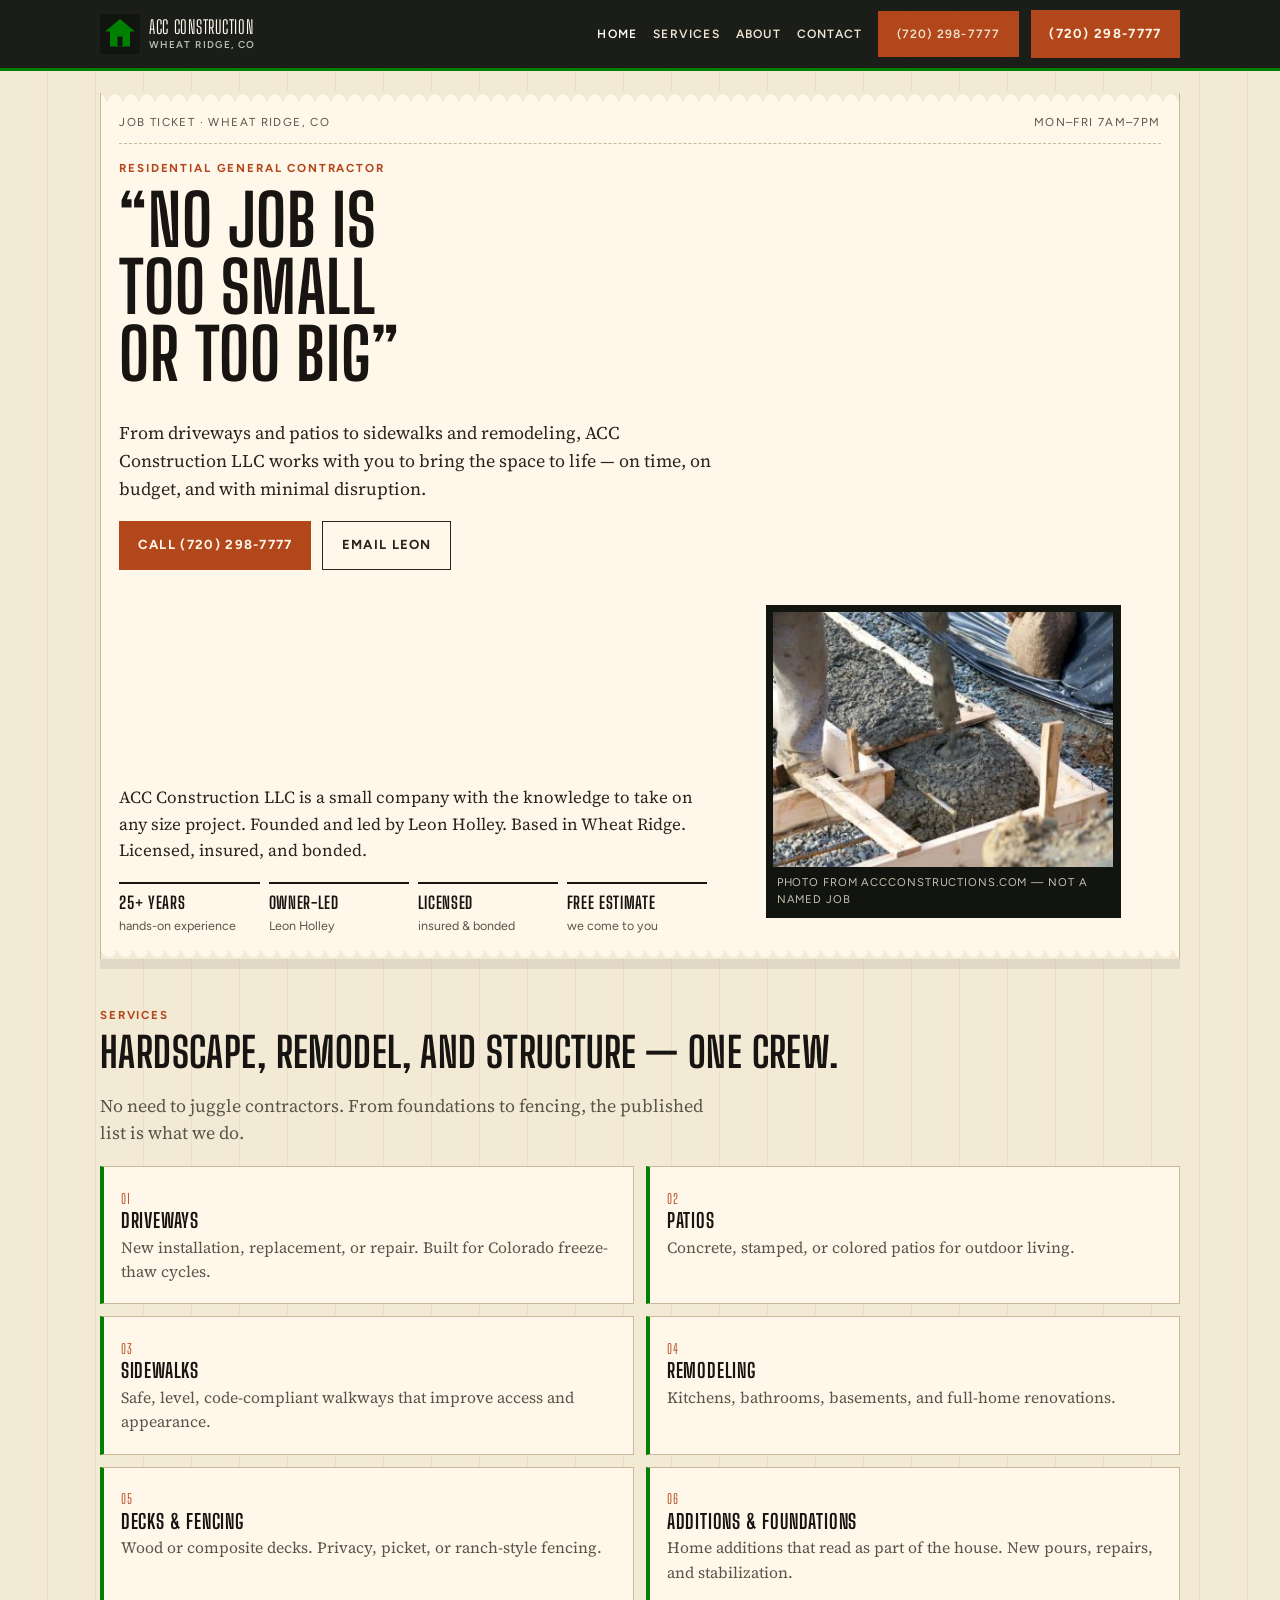
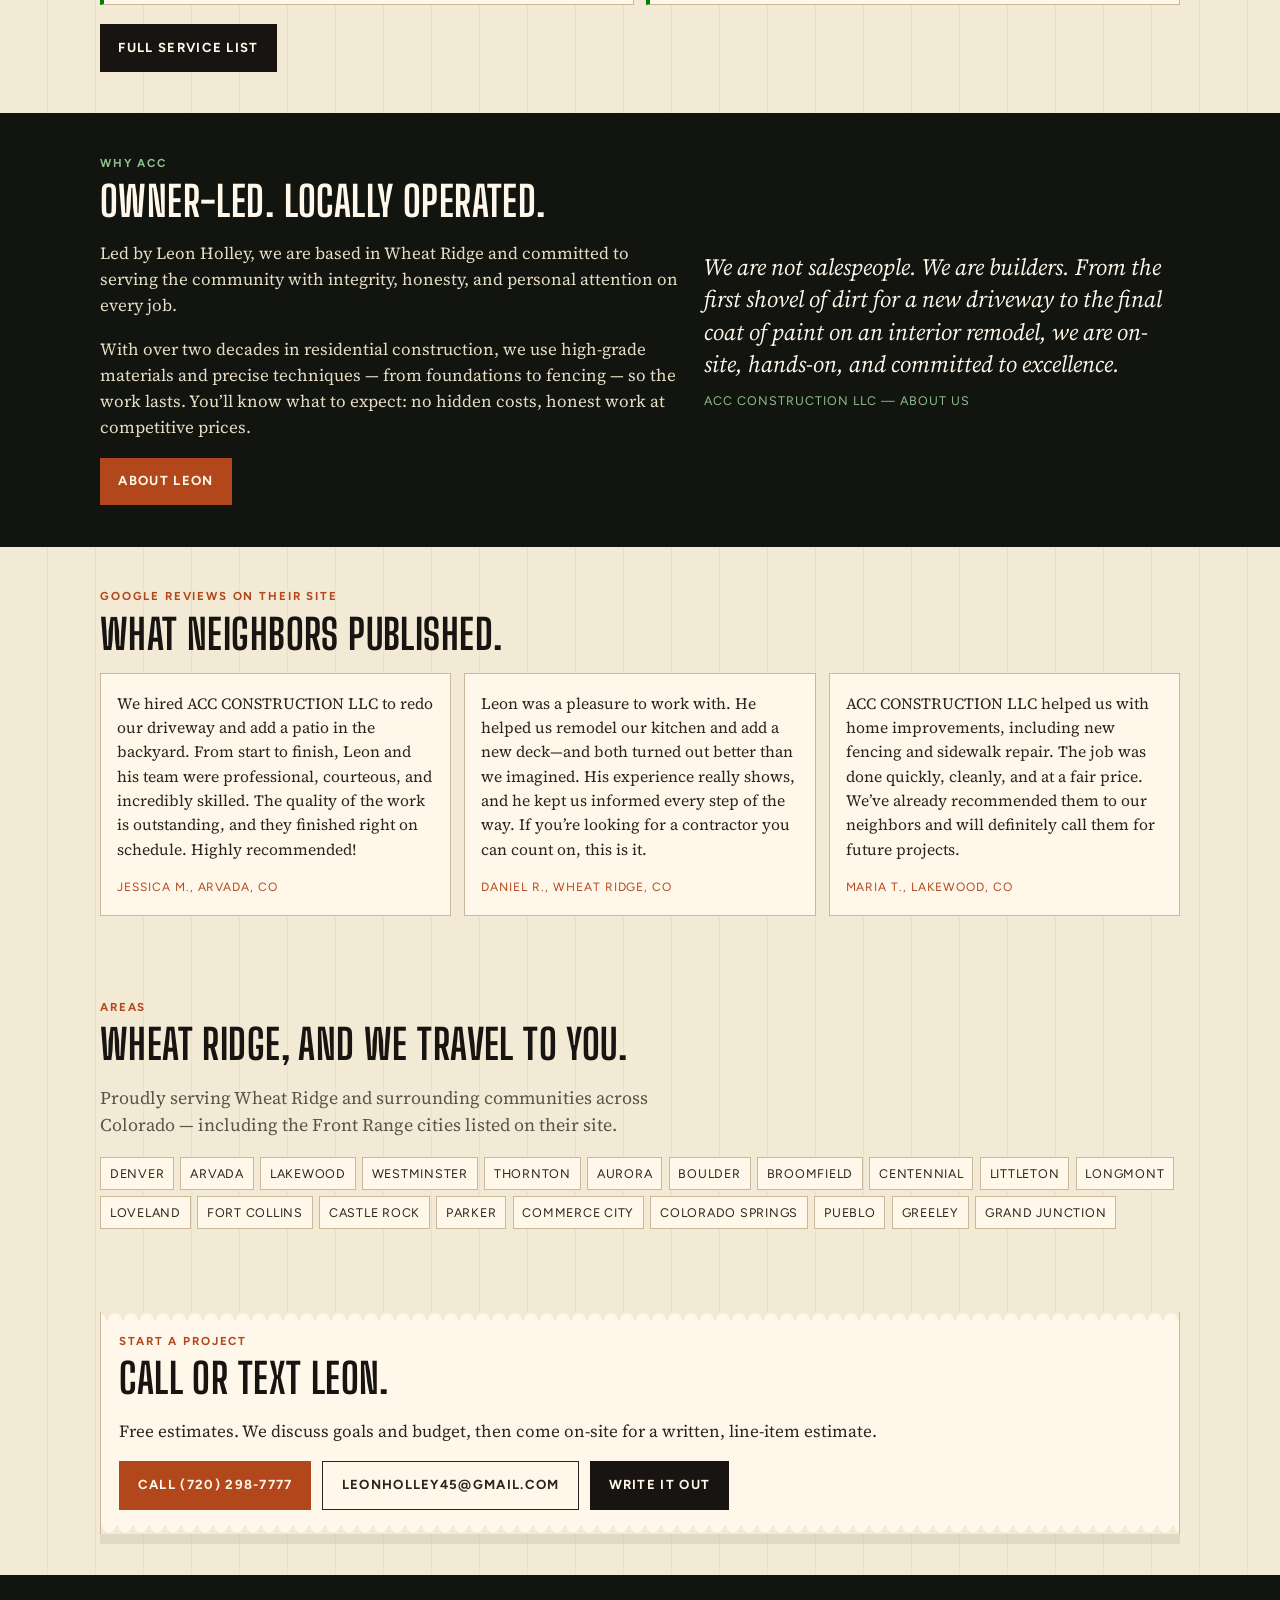
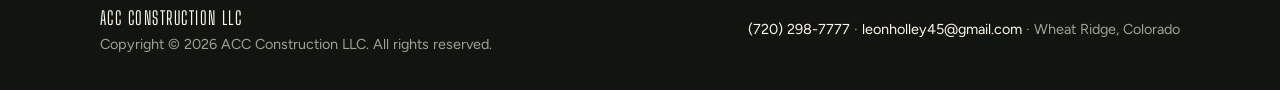
<file: index.html>
<!DOCTYPE html>
<html lang="en">
<head>
  <meta charset="utf-8">
  <meta name="viewport" content="width=device-width, initial-scale=1">
  <title>ACC Construction LLC | Wheat Ridge residential general contractor</title>
  <meta name="description" content="Leon Holley, owner. Driveways, patios, sidewalks, remodeling, decks, fencing, additions, foundations. Wheat Ridge, CO. (720) 298-7777.">
  <link rel="icon" href="assets/favicon.png" type="image/png">
  <link rel="apple-touch-icon" href="assets/apple-touch.png">
  <meta name="theme-color" content="#121410">
  <link rel="preconnect" href="https://fonts.googleapis.com">
  <link rel="preconnect" href="https://fonts.gstatic.com" crossorigin>
  <link href="https://fonts.googleapis.com/css2?family=Big+Shoulders+Display:wght@700;800&family=Figtree:wght@400;600;700&family=Source+Serif+4:ital,wght@0,400;0,600;1,400&display=swap" rel="stylesheet">
  <link rel="stylesheet" href="assets/styles.css">
  <script type="application/ld+json">
{"@context":"https://schema.org","@type":"GeneralContractor","name":"ACC Construction LLC","image":"assets/pour.jpg","telephone":"+17202987777","email":"leonholley45@gmail.com","url":"https://accconstructions.com/","address":{"@type":"PostalAddress","addressLocality":"Wheat Ridge","addressRegion":"CO","addressCountry":"US"},"openingHours":"Mo-Fr 07:00-19:00","founder":{"@type":"Person","name":"Leon Holley"},"areaServed":["Wheat Ridge, Colorado","Colorado Front Range"],"description":"Owner-led residential general contractor in Wheat Ridge, Colorado. Driveways, patios, sidewalks, remodeling, decks, fencing, additions, and foundations. Licensed, insured, and bonded."}
</script>
</head>
<body>
  <a class="skip" href="#main">Skip to content</a>
  <header class="site-header">
    <div class="wrap header-inner">
      <a class="logo" href="index.html">
        <img src="assets/mark.svg" alt="">
        <span class="logo-word">ACC Construction<span>Wheat Ridge, CO</span></span>
      </a>
      <button class="menu-toggle" type="button" aria-expanded="false" aria-label="Open menu"><span></span></button>
      <nav class="nav" aria-label="Primary">
        <a href="index.html" aria-current="page">Home</a>
        <a href="services.html">Services</a>
        <a href="about.html">About</a>
        <a href="contact.html">Contact</a>
        <a class="btn btn-clay" href="tel:+17202987777">(720) 298-7777</a>
      </nav>
      <a class="btn btn-clay header-cta" href="tel:+17202987777">(720) 298-7777</a>
    </div>
  </header>

  <main id="main">
    <section class="hero">
      <div class="wrap">
        <div class="ticket">
          <div class="ticket-head">
            <span>Job ticket · Wheat Ridge, CO</span>
            <span>Mon–Fri 7am–7pm</span>
          </div>
          <p class="eyebrow">Residential general contractor</p>
          <h1>“No Job is too small or too big”</h1>
          <p class="lede">From driveways and patios to sidewalks and remodeling, ACC Construction LLC works with you to bring the space to life — on time, on budget, and with minimal disruption.</p>
          <div class="hero-actions">
            <a class="btn btn-clay" href="tel:+17202987777">Call (720) 298-7777</a>
            <a class="btn btn-ghost" href="mailto:leonholley45@gmail.com">Email Leon</a>
          </div>
          <div class="hero-grid">
            <div>
              <p>ACC Construction LLC is a small company with the knowledge to take on any size project. Founded and led by Leon Holley. Based in Wheat Ridge. Licensed, insured, and bonded.</p>
              <div class="meta-row">
                <div><strong>25+ years</strong> hands-on experience</div>
                <div><strong>Owner-led</strong> Leon Holley</div>
                <div><strong>Licensed</strong> insured &amp; bonded</div>
                <div><strong>Free estimate</strong> we come to you</div>
              </div>
            </div>
            <figure class="photo-frame">
              <img src="assets/pour.jpg" alt="Wet concrete poured into wood forms with rebar — photo published on the ACC Construction site">
              <figcaption>Photo from accconstructions.com — not a named job</figcaption>
            </figure>
          </div>
        </div>
      </div>
    </section>

    <section>
      <div class="wrap">
        <p class="kicker">Services</p>
        <h2>Hardscape, remodel, and structure — one crew.</h2>
        <p class="lede">No need to juggle contractors. From foundations to fencing, the published list is what we do.</p>
        <div class="cards two" style="margin-top:1.2rem">
          <article class="service"><span class="num">01</span><h3>Driveways</h3><p>New installation, replacement, or repair. Built for Colorado freeze-thaw cycles.</p></article>
          <article class="service"><span class="num">02</span><h3>Patios</h3><p>Concrete, stamped, or colored patios for outdoor living.</p></article>
          <article class="service"><span class="num">03</span><h3>Sidewalks</h3><p>Safe, level, code-compliant walkways that improve access and appearance.</p></article>
          <article class="service"><span class="num">04</span><h3>Remodeling</h3><p>Kitchens, bathrooms, basements, and full-home renovations.</p></article>
          <article class="service"><span class="num">05</span><h3>Decks &amp; fencing</h3><p>Wood or composite decks. Privacy, picket, or ranch-style fencing.</p></article>
          <article class="service"><span class="num">06</span><h3>Additions &amp; foundations</h3><p>Home additions that read as part of the house. New pours, repairs, and stabilization.</p></article>
        </div>
        <p class="actions" style="margin-top:1.2rem"><a class="btn btn-ink" href="services.html">Full service list</a></p>
      </div>
    </section>

    <section class="band-pine">
      <div class="wrap split">
        <div>
          <p class="kicker">Why ACC</p>
          <h2>Owner-led. Locally operated.</h2>
          <p>Led by Leon Holley, we are based in Wheat Ridge and committed to serving the community with integrity, honesty, and personal attention on every job.</p>
          <p>With over two decades in residential construction, we use high-grade materials and precise techniques — from foundations to fencing — so the work lasts. You’ll know what to expect: no hidden costs, honest work at competitive prices.</p>
          <p class="actions"><a class="btn btn-clay" href="about.html">About Leon</a></p>
        </div>
        <blockquote class="quote">
          We are not salespeople. We are builders. From the first shovel of dirt for a new driveway to the final coat of paint on an interior remodel, we are on-site, hands-on, and committed to excellence.
          <cite>ACC Construction LLC — About Us</cite>
        </blockquote>
      </div>
    </section>

    <section>
      <div class="wrap">
        <p class="kicker">Google reviews on their site</p>
        <h2>What neighbors published.</h2>
        <div class="reviews" style="margin-top:1.1rem">
          <article class="review">
            <p>We hired ACC CONSTRUCTION LLC to redo our driveway and add a patio in the backyard. From start to finish, Leon and his team were professional, courteous, and incredibly skilled. The quality of the work is outstanding, and they finished right on schedule. Highly recommended!</p>
            <cite>Jessica M., Arvada, CO</cite>
          </article>
          <article class="review">
            <p>Leon was a pleasure to work with. He helped us remodel our kitchen and add a new deck—and both turned out better than we imagined. His experience really shows, and he kept us informed every step of the way. If you’re looking for a contractor you can count on, this is it.</p>
            <cite>Daniel R., Wheat Ridge, CO</cite>
          </article>
          <article class="review">
            <p>ACC CONSTRUCTION LLC helped us with home improvements, including new fencing and sidewalk repair. The job was done quickly, cleanly, and at a fair price. We’ve already recommended them to our neighbors and will definitely call them for future projects.</p>
            <cite>Maria T., Lakewood, CO</cite>
          </article>
        </div>
      </div>
    </section>

    <section>
      <div class="wrap">
        <p class="kicker">Areas</p>
        <h2>Wheat Ridge, and we travel to you.</h2>
        <p class="lede">Proudly serving Wheat Ridge and surrounding communities across Colorado — including the Front Range cities listed on their site.</p>
        <ul class="cities" style="margin-top:1rem">
          <li>Denver</li><li>Arvada</li><li>Lakewood</li><li>Westminster</li><li>Thornton</li>
          <li>Aurora</li><li>Boulder</li><li>Broomfield</li><li>Centennial</li><li>Littleton</li>
          <li>Longmont</li><li>Loveland</li><li>Fort Collins</li><li>Castle Rock</li><li>Parker</li>
          <li>Commerce City</li><li>Colorado Springs</li><li>Pueblo</li><li>Greeley</li><li>Grand Junction</li>
        </ul>
      </div>
    </section>

    <section>
      <div class="wrap ticket">
        <p class="kicker">Start a project</p>
        <h2>Call or text Leon.</h2>
        <p>Free estimates. We discuss goals and budget, then come on-site for a written, line-item estimate.</p>
        <p class="actions">
          <a class="btn btn-clay" href="tel:+17202987777">Call (720) 298-7777</a>
          <a class="btn btn-ghost" href="mailto:leonholley45@gmail.com">leonholley45@gmail.com</a>
          <a class="btn btn-ink" href="contact.html">Write it out</a>
        </p>
      </div>
    </section>
  </main>

  <footer class="site-footer">
    <div class="wrap footer-inner">
      <div>
        <div class="footer-brand">ACC Construction LLC</div>
        <p>Copyright © 2026 ACC Construction LLC. All rights reserved.</p>
      </div>
      <p>
        <a href="tel:+17202987777">(720) 298-7777</a> ·
        <a href="mailto:leonholley45@gmail.com">leonholley45@gmail.com</a> ·
        Wheat Ridge, Colorado
      </p>
    </div>
  </footer>
  <nav class="dock" aria-label="Quick contact">
    <a href="tel:+17202987777">Call (720) 298-7777</a>
    <a href="mailto:leonholley45@gmail.com">Email Leon</a>
  </nav>
  <script src="assets/site.js"></script>
</body>
</html>
</file>
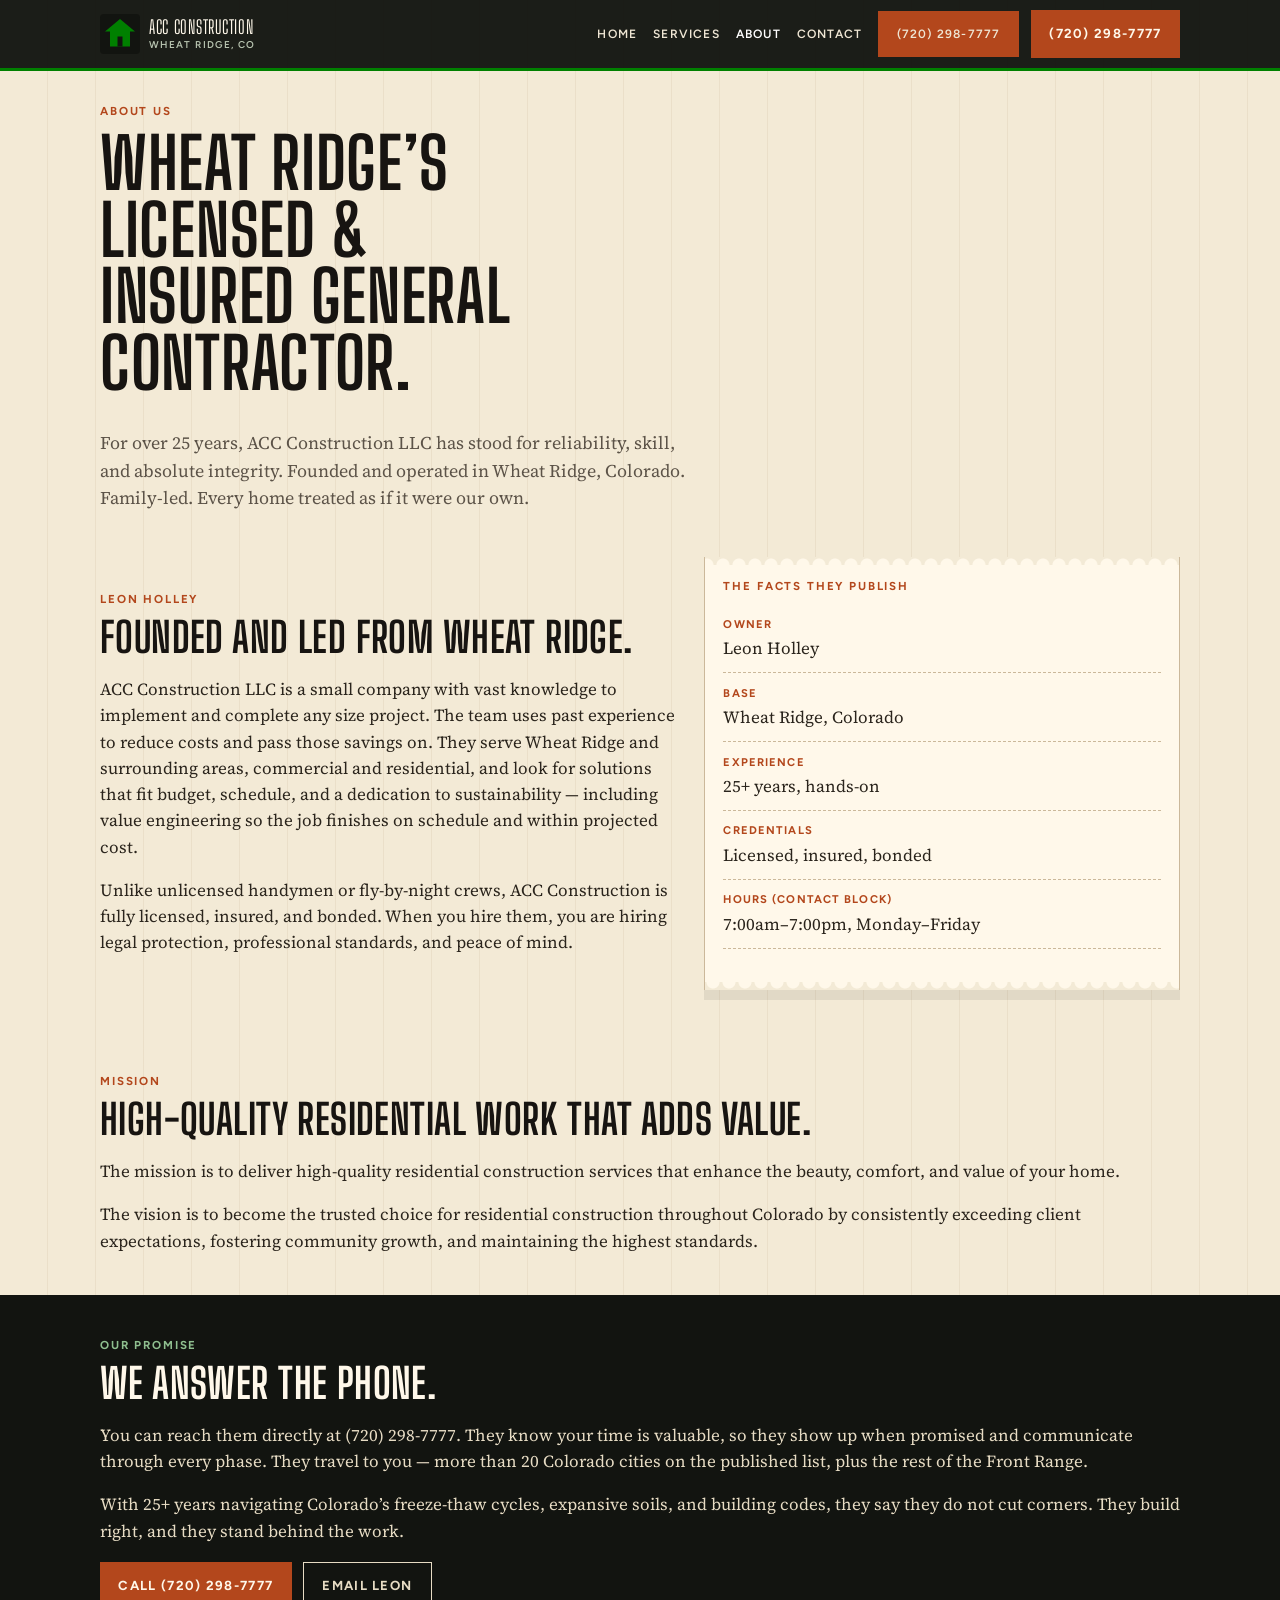
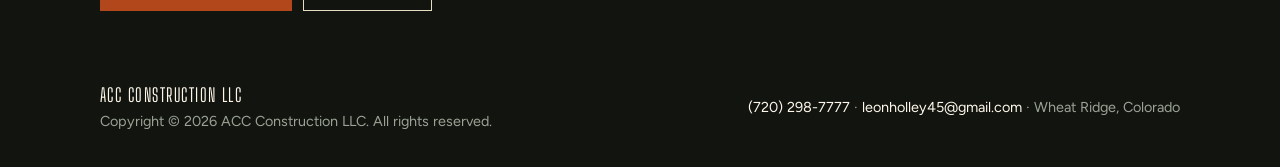
<file: about.html>
<!DOCTYPE html>
<html lang="en">
<head>
  <meta charset="utf-8">
  <meta name="viewport" content="width=device-width, initial-scale=1">
  <title>About Leon Holley | ACC Construction LLC</title>
  <meta name="description" content="Owner-led, family-led residential general contractor in Wheat Ridge. 25+ years. Licensed, insured, bonded.">
  <link rel="icon" href="assets/favicon.png" type="image/png">
  <link rel="apple-touch-icon" href="assets/apple-touch.png">
  <meta name="theme-color" content="#121410">
  <link rel="preconnect" href="https://fonts.googleapis.com">
  <link rel="preconnect" href="https://fonts.gstatic.com" crossorigin>
  <link href="https://fonts.googleapis.com/css2?family=Big+Shoulders+Display:wght@700;800&family=Figtree:wght@400;600;700&family=Source+Serif+4:ital,wght@0,400;0,600;1,400&display=swap" rel="stylesheet">
  <link rel="stylesheet" href="assets/styles.css">
</head>
<body>
  <a class="skip" href="#main">Skip to content</a>
  <header class="site-header">
    <div class="wrap header-inner">
      <a class="logo" href="index.html">
        <img src="assets/mark.svg" alt="">
        <span class="logo-word">ACC Construction<span>Wheat Ridge, CO</span></span>
      </a>
      <button class="menu-toggle" type="button" aria-expanded="false" aria-label="Open menu"><span></span></button>
      <nav class="nav" aria-label="Primary">
        <a href="index.html">Home</a>
        <a href="services.html">Services</a>
        <a href="about.html" aria-current="page">About</a>
        <a href="contact.html">Contact</a>
        <a class="btn btn-clay" href="tel:+17202987777">(720) 298-7777</a>
      </nav>
      <a class="btn btn-clay header-cta" href="tel:+17202987777">(720) 298-7777</a>
    </div>
  </header>

  <main id="main">
    <section class="page-hero">
      <div class="wrap">
        <p class="eyebrow">About us</p>
        <h1>Wheat Ridge’s licensed &amp; insured general contractor.</h1>
        <p class="lede">For over 25 years, ACC Construction LLC has stood for reliability, skill, and absolute integrity. Founded and operated in Wheat Ridge, Colorado. Family-led. Every home treated as if it were our own.</p>
      </div>
    </section>

    <section>
      <div class="wrap split">
        <div>
          <p class="kicker">Leon Holley</p>
          <h2>Founded and led from Wheat Ridge.</h2>
          <p>ACC Construction LLC is a small company with vast knowledge to implement and complete any size project. The team uses past experience to reduce costs and pass those savings on. They serve Wheat Ridge and surrounding areas, commercial and residential, and look for solutions that fit budget, schedule, and a dedication to sustainability — including value engineering so the job finishes on schedule and within projected cost.</p>
          <p>Unlike unlicensed handymen or fly-by-night crews, ACC Construction is fully licensed, insured, and bonded. When you hire them, you are hiring legal protection, professional standards, and peace of mind.</p>
        </div>
        <div class="ticket">
          <p class="kicker">The facts they publish</p>
          <ul class="contact-list">
            <li><span>Owner</span>Leon Holley</li>
            <li><span>Base</span>Wheat Ridge, Colorado</li>
            <li><span>Experience</span>25+ years, hands-on</li>
            <li><span>Credentials</span>Licensed, insured, bonded</li>
            <li><span>Hours (contact block)</span>7:00am–7:00pm, Monday–Friday</li>
          </ul>
        </div>
      </div>
    </section>

    <section>
      <div class="wrap">
        <p class="kicker">Mission</p>
        <h2>High-quality residential work that adds value.</h2>
        <p>The mission is to deliver high-quality residential construction services that enhance the beauty, comfort, and value of your home.</p>
        <p>The vision is to become the trusted choice for residential construction throughout Colorado by consistently exceeding client expectations, fostering community growth, and maintaining the highest standards.</p>
      </div>
    </section>

    <section class="band-pine">
      <div class="wrap">
        <p class="kicker">Our promise</p>
        <h2>We answer the phone.</h2>
        <p>You can reach them directly at (720) 298-7777. They know your time is valuable, so they show up when promised and communicate through every phase. They travel to you — more than 20 Colorado cities on the published list, plus the rest of the Front Range.</p>
        <p>With 25+ years navigating Colorado’s freeze-thaw cycles, expansive soils, and building codes, they say they do not cut corners. They build right, and they stand behind the work.</p>
        <p class="actions" style="margin-top:1.1rem">
          <a class="btn btn-clay" href="tel:+17202987777">Call (720) 298-7777</a>
          <a class="btn btn-ghost" href="mailto:leonholley45@gmail.com">Email Leon</a>
        </p>
      </div>
    </section>
  </main>

  <footer class="site-footer">
    <div class="wrap footer-inner">
      <div>
        <div class="footer-brand">ACC Construction LLC</div>
        <p>Copyright © 2026 ACC Construction LLC. All rights reserved.</p>
      </div>
      <p>
        <a href="tel:+17202987777">(720) 298-7777</a> ·
        <a href="mailto:leonholley45@gmail.com">leonholley45@gmail.com</a> ·
        Wheat Ridge, Colorado
      </p>
    </div>
  </footer>
  <nav class="dock" aria-label="Quick contact">
    <a href="tel:+17202987777">Call (720) 298-7777</a>
    <a href="mailto:leonholley45@gmail.com">Email Leon</a>
  </nav>
  <script src="assets/site.js"></script>
</body>
</html>
</file>
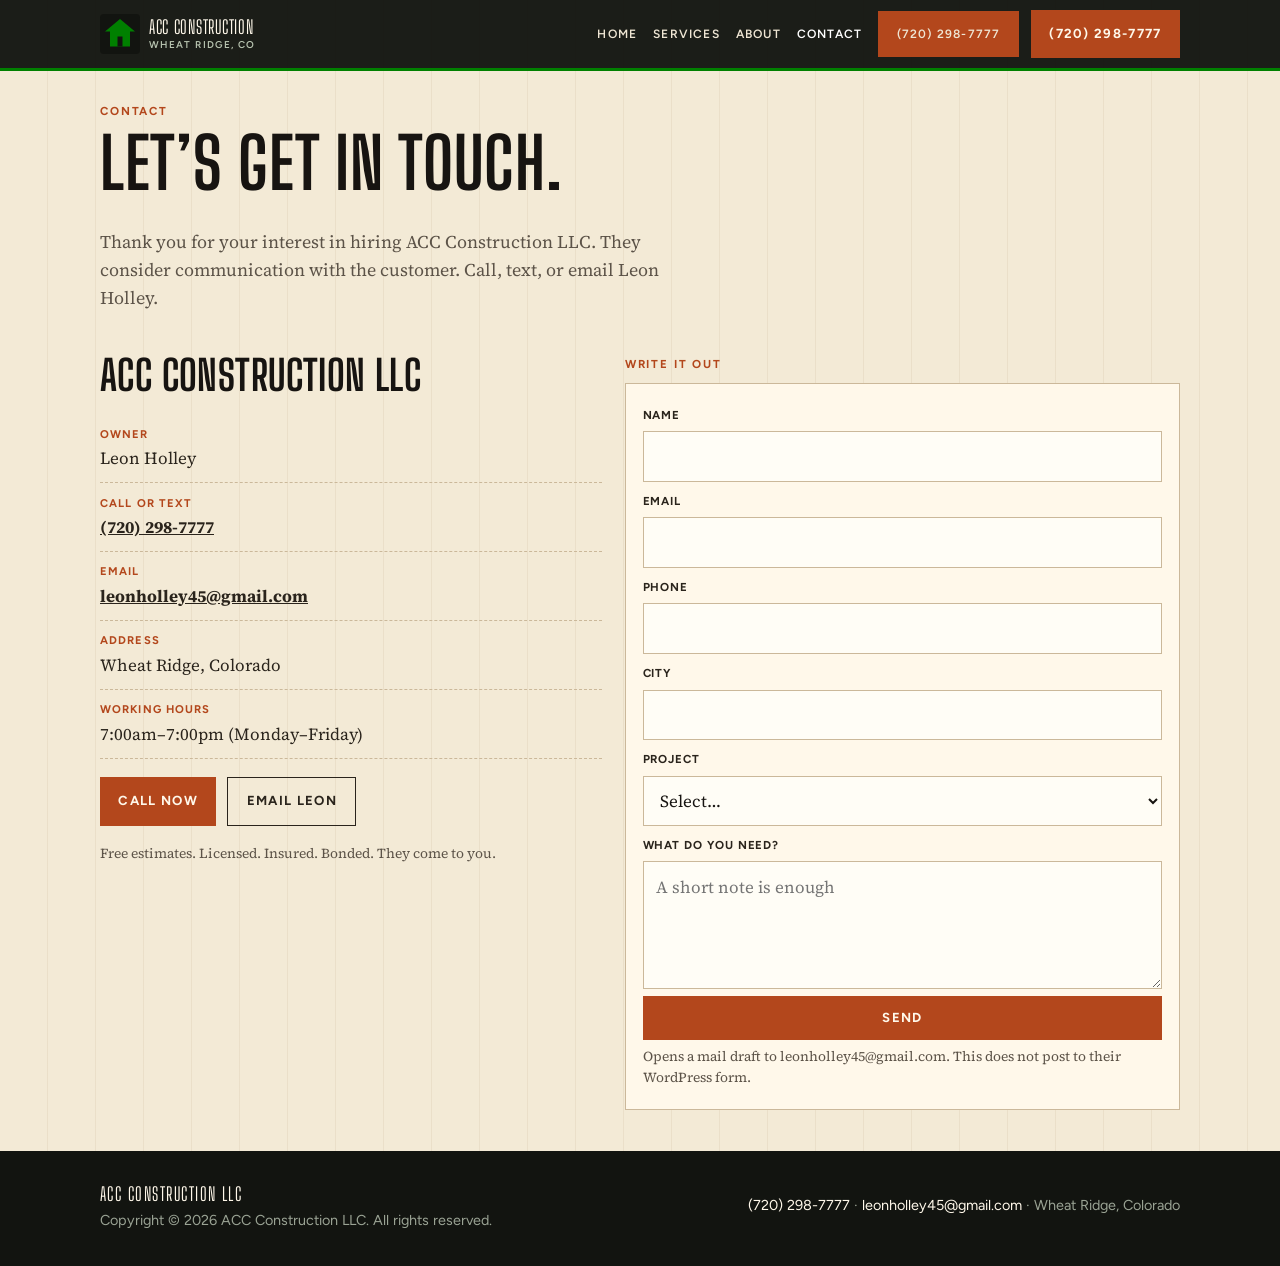
<file: contact.html>
<!DOCTYPE html>
<html lang="en">
<head>
  <meta charset="utf-8">
  <meta name="viewport" content="width=device-width, initial-scale=1">
  <title>Contact | ACC Construction LLC — Wheat Ridge</title>
  <meta name="description" content="Call or text (720) 298-7777. Email leonholley45@gmail.com. Wheat Ridge, Colorado. Monday–Friday 7am–7pm.">
  <link rel="icon" href="assets/favicon.png" type="image/png">
  <link rel="apple-touch-icon" href="assets/apple-touch.png">
  <meta name="theme-color" content="#121410">
  <link rel="preconnect" href="https://fonts.googleapis.com">
  <link rel="preconnect" href="https://fonts.gstatic.com" crossorigin>
  <link href="https://fonts.googleapis.com/css2?family=Big+Shoulders+Display:wght@700;800&family=Figtree:wght@400;600;700&family=Source+Serif+4:ital,wght@0,400;0,600;1,400&display=swap" rel="stylesheet">
  <link rel="stylesheet" href="assets/styles.css">
</head>
<body>
  <a class="skip" href="#main">Skip to content</a>
  <header class="site-header">
    <div class="wrap header-inner">
      <a class="logo" href="index.html">
        <img src="assets/mark.svg" alt="">
        <span class="logo-word">ACC Construction<span>Wheat Ridge, CO</span></span>
      </a>
      <button class="menu-toggle" type="button" aria-expanded="false" aria-label="Open menu"><span></span></button>
      <nav class="nav" aria-label="Primary">
        <a href="index.html">Home</a>
        <a href="services.html">Services</a>
        <a href="about.html">About</a>
        <a href="contact.html" aria-current="page">Contact</a>
        <a class="btn btn-clay" href="tel:+17202987777">(720) 298-7777</a>
      </nav>
      <a class="btn btn-clay header-cta" href="tel:+17202987777">(720) 298-7777</a>
    </div>
  </header>

  <main id="main">
    <section class="page-hero">
      <div class="wrap">
        <p class="eyebrow">Contact</p>
        <h1>Let’s get in touch.</h1>
        <p class="lede">Thank you for your interest in hiring ACC Construction LLC. They consider communication with the customer. Call, text, or email Leon Holley.</p>
      </div>
    </section>

    <section>
      <div class="wrap contact-grid">
        <div>
          <h2>ACC Construction LLC</h2>
          <ul class="contact-list">
            <li><span>Owner</span>Leon Holley</li>
            <li><span>Call or text</span><a href="tel:+17202987777">(720) 298-7777</a></li>
            <li><span>Email</span><a href="mailto:leonholley45@gmail.com">leonholley45@gmail.com</a></li>
            <li><span>Address</span>Wheat Ridge, Colorado</li>
            <li><span>Working hours</span>7:00am–7:00pm (Monday–Friday)</li>
          </ul>
          <p class="actions">
            <a class="btn btn-clay" href="tel:+17202987777">Call now</a>
            <a class="btn btn-ghost" href="mailto:leonholley45@gmail.com">Email Leon</a>
          </p>
          <p class="note" style="margin-top:1rem">Free estimates. Licensed. Insured. Bonded. They come to you.</p>
        </div>
        <div>
          <p class="kicker">Write it out</p>
          <form data-quote-form>
            <label for="name">Name</label>
            <input id="name" name="name" autocomplete="name">
            <label for="email">Email</label>
            <input id="email" name="email" type="email" required autocomplete="email">
            <label for="phone">Phone</label>
            <input id="phone" name="phone" type="tel" autocomplete="tel">
            <label for="city">City</label>
            <input id="city" name="city" autocomplete="address-level2">
            <label for="project">Project</label>
            <select id="project" name="project">
              <option value="">Select…</option>
              <option>Driveway</option>
              <option>Patio</option>
              <option>Sidewalk</option>
              <option>Remodeling</option>
              <option>Deck</option>
              <option>Fencing</option>
              <option>Addition</option>
              <option>Foundation</option>
              <option>Home improvement</option>
              <option>Other</option>
            </select>
            <label for="message">What do you need?</label>
            <textarea id="message" name="message" placeholder="A short note is enough"></textarea>
            <button class="btn btn-clay" type="submit">Send</button>
            <p class="note">Opens a mail draft to leonholley45@gmail.com. This does not post to their WordPress form.</p>
          </form>
        </div>
      </div>
    </section>
  </main>

  <footer class="site-footer">
    <div class="wrap footer-inner">
      <div>
        <div class="footer-brand">ACC Construction LLC</div>
        <p>Copyright © 2026 ACC Construction LLC. All rights reserved.</p>
      </div>
      <p>
        <a href="tel:+17202987777">(720) 298-7777</a> ·
        <a href="mailto:leonholley45@gmail.com">leonholley45@gmail.com</a> ·
        Wheat Ridge, Colorado
      </p>
    </div>
  </footer>
  <nav class="dock" aria-label="Quick contact">
    <a href="tel:+17202987777">Call (720) 298-7777</a>
    <a href="mailto:leonholley45@gmail.com">Email Leon</a>
  </nav>
  <script src="assets/site.js"></script>
</body>
</html>
</file>
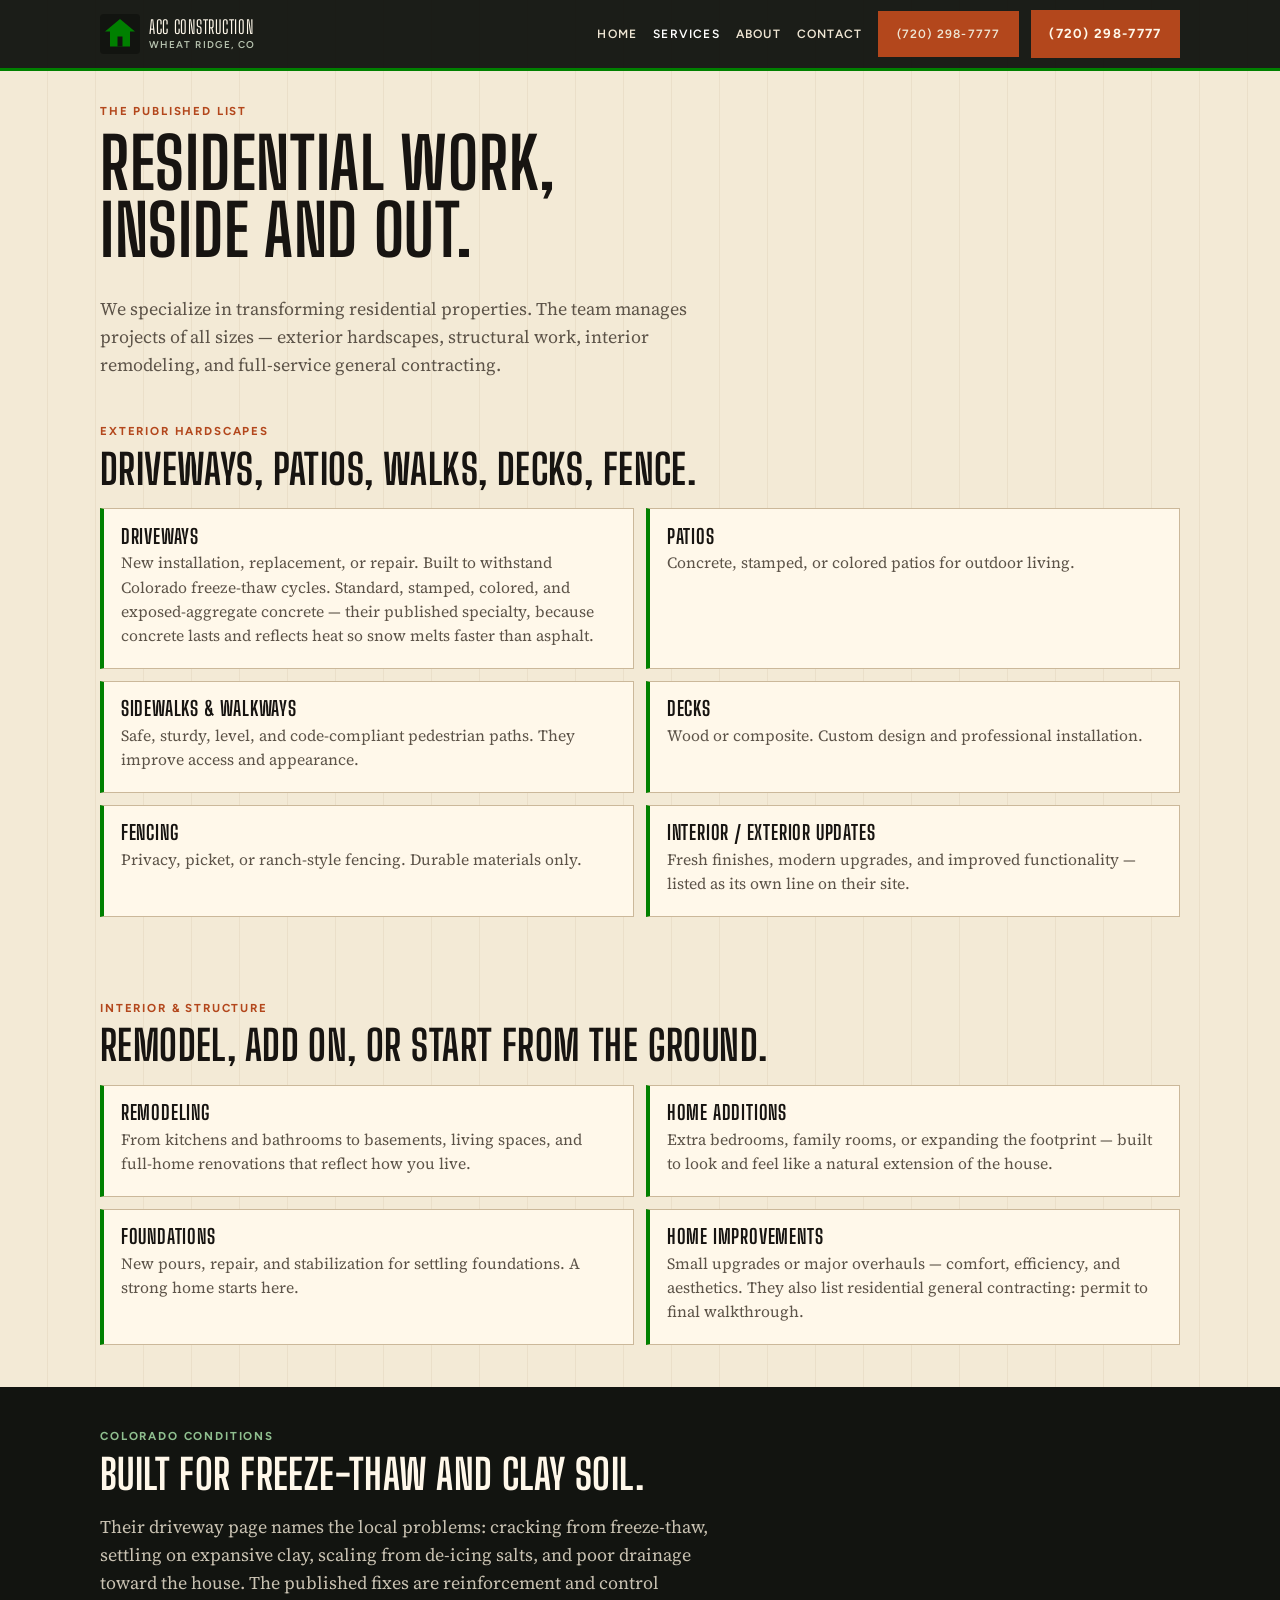
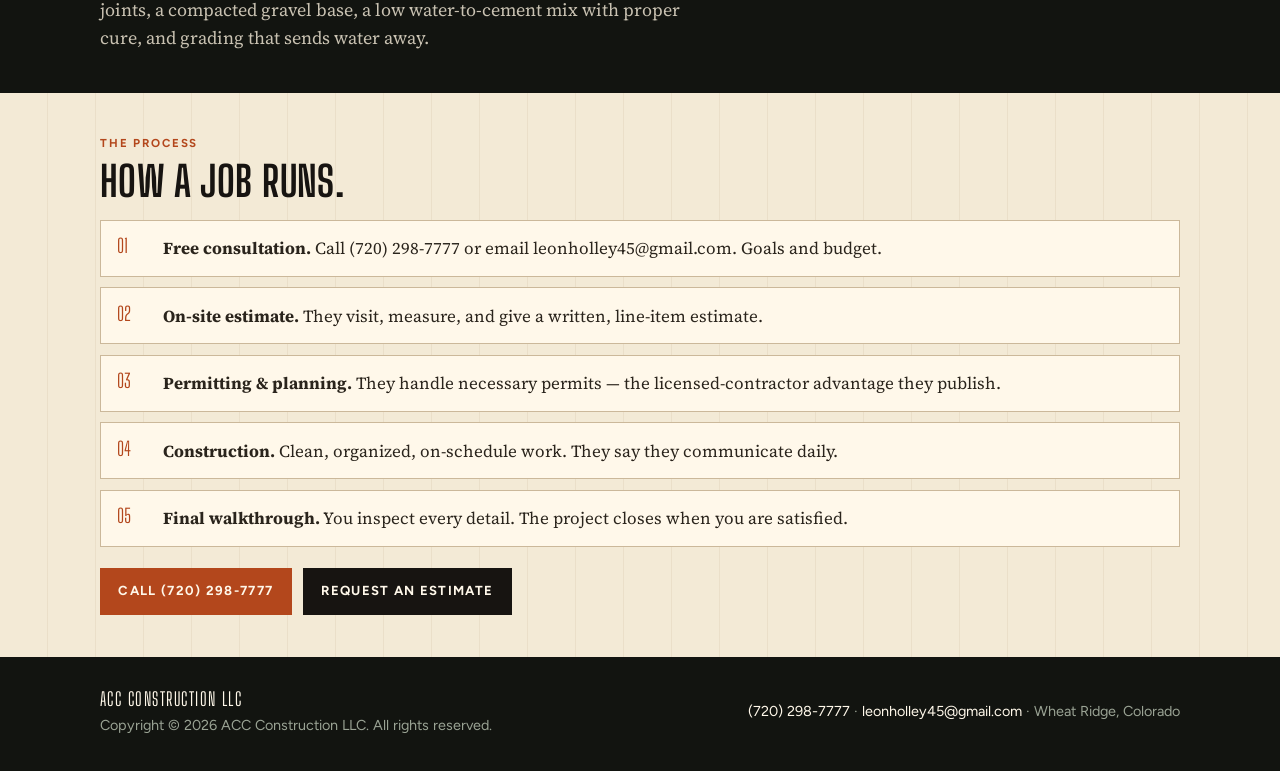
<file: services.html>
<!DOCTYPE html>
<html lang="en">
<head>
  <meta charset="utf-8">
  <meta name="viewport" content="width=device-width, initial-scale=1">
  <title>Services | ACC Construction LLC</title>
  <meta name="description" content="Driveways, patios, sidewalks, remodeling, decks, fencing, additions, foundations, and home improvements. Wheat Ridge, CO.">
  <link rel="icon" href="assets/favicon.png" type="image/png">
  <link rel="apple-touch-icon" href="assets/apple-touch.png">
  <meta name="theme-color" content="#121410">
  <link rel="preconnect" href="https://fonts.googleapis.com">
  <link rel="preconnect" href="https://fonts.gstatic.com" crossorigin>
  <link href="https://fonts.googleapis.com/css2?family=Big+Shoulders+Display:wght@700;800&family=Figtree:wght@400;600;700&family=Source+Serif+4:ital,wght@0,400;0,600;1,400&display=swap" rel="stylesheet">
  <link rel="stylesheet" href="assets/styles.css">
</head>
<body>
  <a class="skip" href="#main">Skip to content</a>
  <header class="site-header">
    <div class="wrap header-inner">
      <a class="logo" href="index.html">
        <img src="assets/mark.svg" alt="">
        <span class="logo-word">ACC Construction<span>Wheat Ridge, CO</span></span>
      </a>
      <button class="menu-toggle" type="button" aria-expanded="false" aria-label="Open menu"><span></span></button>
      <nav class="nav" aria-label="Primary">
        <a href="index.html">Home</a>
        <a href="services.html" aria-current="page">Services</a>
        <a href="about.html">About</a>
        <a href="contact.html">Contact</a>
        <a class="btn btn-clay" href="tel:+17202987777">(720) 298-7777</a>
      </nav>
      <a class="btn btn-clay header-cta" href="tel:+17202987777">(720) 298-7777</a>
    </div>
  </header>

  <main id="main">
    <section class="page-hero">
      <div class="wrap">
        <p class="eyebrow">The published list</p>
        <h1>Residential work, inside and out.</h1>
        <p class="lede">We specialize in transforming residential properties. The team manages projects of all sizes — exterior hardscapes, structural work, interior remodeling, and full-service general contracting.</p>
      </div>
    </section>

    <section>
      <div class="wrap">
        <p class="kicker">Exterior hardscapes</p>
        <h2>Driveways, patios, walks, decks, fence.</h2>
        <div class="cards two" style="margin-top:1.1rem">
          <article class="service">
            <h3>Driveways</h3>
            <p>New installation, replacement, or repair. Built to withstand Colorado freeze-thaw cycles. Standard, stamped, colored, and exposed-aggregate concrete — their published specialty, because concrete lasts and reflects heat so snow melts faster than asphalt.</p>
          </article>
          <article class="service">
            <h3>Patios</h3>
            <p>Concrete, stamped, or colored patios for outdoor living.</p>
          </article>
          <article class="service">
            <h3>Sidewalks &amp; walkways</h3>
            <p>Safe, sturdy, level, and code-compliant pedestrian paths. They improve access and appearance.</p>
          </article>
          <article class="service">
            <h3>Decks</h3>
            <p>Wood or composite. Custom design and professional installation.</p>
          </article>
          <article class="service">
            <h3>Fencing</h3>
            <p>Privacy, picket, or ranch-style fencing. Durable materials only.</p>
          </article>
          <article class="service">
            <h3>Interior / exterior updates</h3>
            <p>Fresh finishes, modern upgrades, and improved functionality — listed as its own line on their site.</p>
          </article>
        </div>
      </div>
    </section>

    <section>
      <div class="wrap">
        <p class="kicker">Interior &amp; structure</p>
        <h2>Remodel, add on, or start from the ground.</h2>
        <div class="cards two" style="margin-top:1.1rem">
          <article class="service">
            <h3>Remodeling</h3>
            <p>From kitchens and bathrooms to basements, living spaces, and full-home renovations that reflect how you live.</p>
          </article>
          <article class="service">
            <h3>Home additions</h3>
            <p>Extra bedrooms, family rooms, or expanding the footprint — built to look and feel like a natural extension of the house.</p>
          </article>
          <article class="service">
            <h3>Foundations</h3>
            <p>New pours, repair, and stabilization for settling foundations. A strong home starts here.</p>
          </article>
          <article class="service">
            <h3>Home improvements</h3>
            <p>Small upgrades or major overhauls — comfort, efficiency, and aesthetics. They also list residential general contracting: permit to final walkthrough.</p>
          </article>
        </div>
      </div>
    </section>

    <section class="band-pine">
      <div class="wrap">
        <p class="kicker">Colorado conditions</p>
        <h2>Built for freeze-thaw and clay soil.</h2>
        <p class="lede">Their driveway page names the local problems: cracking from freeze-thaw, settling on expansive clay, scaling from de-icing salts, and poor drainage toward the house. The published fixes are reinforcement and control joints, a compacted gravel base, a low water-to-cement mix with proper cure, and grading that sends water away.</p>
      </div>
    </section>

    <section>
      <div class="wrap">
        <p class="kicker">The process</p>
        <h2>How a job runs.</h2>
        <ol class="process" style="margin-top:1rem">
          <li><div><strong>Free consultation.</strong> Call (720) 298-7777 or email leonholley45@gmail.com. Goals and budget.</div></li>
          <li><div><strong>On-site estimate.</strong> They visit, measure, and give a written, line-item estimate.</div></li>
          <li><div><strong>Permitting &amp; planning.</strong> They handle necessary permits — the licensed-contractor advantage they publish.</div></li>
          <li><div><strong>Construction.</strong> Clean, organized, on-schedule work. They say they communicate daily.</div></li>
          <li><div><strong>Final walkthrough.</strong> You inspect every detail. The project closes when you are satisfied.</div></li>
        </ol>
        <p class="actions" style="margin-top:1.3rem">
          <a class="btn btn-clay" href="tel:+17202987777">Call (720) 298-7777</a>
          <a class="btn btn-ink" href="contact.html">Request an estimate</a>
        </p>
      </div>
    </section>
  </main>

  <footer class="site-footer">
    <div class="wrap footer-inner">
      <div>
        <div class="footer-brand">ACC Construction LLC</div>
        <p>Copyright © 2026 ACC Construction LLC. All rights reserved.</p>
      </div>
      <p>
        <a href="tel:+17202987777">(720) 298-7777</a> ·
        <a href="mailto:leonholley45@gmail.com">leonholley45@gmail.com</a> ·
        Wheat Ridge, Colorado
      </p>
    </div>
  </footer>
  <nav class="dock" aria-label="Quick contact">
    <a href="tel:+17202987777">Call (720) 298-7777</a>
    <a href="mailto:leonholley45@gmail.com">Email Leon</a>
  </nav>
  <script src="assets/site.js"></script>
</body>
</html>
</file>
<file: assets/styles.css>
/* ACC Construction LLC — spec preview
   Job-ticket / manila work-order look.
   Logo green #008000 from their WordPress mark.
   Not a navy contractor template. */

:root {
  --paper: #f3ead6;
  --paper-2: #e7dcc4;
  --ticket: #fff8ea;
  --ink: #171411;
  --ink-2: #2a241c;
  --mute: #5c5348;
  --rule: #cbb89a;
  --pine: #121410;
  --green: #008000;
  --clay: #b3471c;
  --clay-deep: #8c3414;
  --sand: #d8c9a8;
  --wrap: min(1080px, calc(100% - 1.4rem));
  --display: "Big Shoulders Display", "Arial Narrow", Impact, sans-serif;
  --serif: "Source Serif 4", Georgia, serif;
  --sans: "Figtree", "Segoe UI", sans-serif;
}

*, *::before, *::after { box-sizing: border-box; }
html { scroll-behavior: smooth; }
body {
  margin: 0;
  font-family: var(--serif);
  color: var(--ink-2);
  background:
    repeating-linear-gradient(
      90deg,
      transparent,
      transparent 47px,
      rgba(203, 184, 154, 0.22) 47px,
      rgba(203, 184, 154, 0.22) 48px
    ),
    var(--paper);
  line-height: 1.55;
  font-size: 1.06rem;
  -webkit-font-smoothing: antialiased;
  padding-bottom: 4.6rem;
}
@media (min-width: 760px) {
  body { padding-bottom: 0; }
}
img { max-width: 100%; height: auto; display: block; }
a { color: inherit; }
h1, h2, h3 {
  font-family: var(--display);
  font-weight: 700;
  letter-spacing: 0.01em;
  line-height: 0.95;
  margin: 0 0 0.45em;
  text-wrap: balance;
  color: var(--ink);
  text-transform: uppercase;
}
h1 { font-size: clamp(2.2rem, 10vw, 4.4rem); }
h2 { font-size: clamp(1.7rem, 5vw, 2.6rem); }
h3 { font-size: 1.25rem; letter-spacing: 0.04em; }
p { margin: 0 0 1em; }
p:last-child { margin-bottom: 0; }

.skip {
  position: absolute; left: -999px; top: 0;
  background: var(--ink); color: var(--paper);
  padding: 0.5rem 0.8rem; z-index: 100;
}
.skip:focus { left: 0.5rem; top: 0.5rem; }
.wrap { width: var(--wrap); margin-inline: auto; }
.eyebrow, .kicker {
  font-family: var(--sans);
  font-weight: 700;
  text-transform: uppercase;
  letter-spacing: 0.16em;
  font-size: 0.72rem;
  color: var(--clay);
  margin: 0 0 0.55rem;
}
.lede { font-size: 1.12rem; color: var(--mute); max-width: 38rem; }

.site-header {
  position: sticky; top: 0; z-index: 40;
  background: rgba(18, 20, 16, 0.96);
  color: #efe6d4;
  border-bottom: 3px solid var(--green);
}
.header-inner {
  display: flex; align-items: center; gap: 0.65rem; min-height: 68px;
}
.logo {
  display: flex; align-items: center; gap: 0.55rem;
  text-decoration: none; color: #fff8ea; min-width: 0;
}
.logo img, .logo svg { width: 40px; height: 40px; flex-shrink: 0; }
.logo-word {
  font-family: var(--display);
  text-transform: uppercase;
  font-size: 1.15rem;
  line-height: 1;
  letter-spacing: 0.04em;
}
.logo-word span {
  display: block;
  font-family: var(--sans);
  font-size: 0.62rem;
  letter-spacing: 0.14em;
  color: #b8c4b0;
  font-weight: 600;
  margin-top: 0.2rem;
}
.nav { margin-left: auto; display: flex; align-items: center; gap: 1rem; }
.nav a {
  text-decoration: none;
  font-family: var(--sans);
  font-weight: 600;
  text-transform: uppercase;
  letter-spacing: 0.1em;
  font-size: 0.75rem;
  color: #efe6d4;
}
.nav a[aria-current="page"], .nav a:hover { color: #fff; }
.header-cta { margin-left: 0.1rem; }
.menu-toggle {
  display: none; margin-left: auto; width: 44px; height: 44px;
  border: 1px solid #3a3f36; background: transparent; cursor: pointer;
}
.menu-toggle span,
.menu-toggle span::before,
.menu-toggle span::after {
  display: block; width: 18px; height: 2px; background: #efe6d4;
  margin: 0 auto; position: relative; content: "";
}
.menu-toggle span::before { position: absolute; top: -6px; }
.menu-toggle span::after { position: absolute; top: 6px; }

.btn {
  display: inline-flex; align-items: center; justify-content: center;
  text-decoration: none; border: 0; cursor: pointer;
  font-family: var(--sans);
  font-weight: 700;
  text-transform: uppercase;
  letter-spacing: 0.1em;
  font-size: 0.82rem;
  padding: 0.85rem 1.15rem;
  min-height: 44px;
  transition: transform 0.14s ease, background 0.14s ease;
}
.btn:hover { transform: translateY(-1px); }
.btn-clay { background: var(--clay); color: #fff8ea; }
.btn-clay:hover { background: var(--clay-deep); }
.btn-ink { background: var(--ink); color: #fff8ea; }
.btn-ghost {
  background: transparent; color: inherit;
  border: 1.5px solid currentColor;
}
.hero-actions, .actions { display: flex; flex-wrap: wrap; gap: 0.7rem; }

.hero { padding: 1.4rem 0 0.4rem; }
.ticket {
  background: var(--ticket);
  border: 1px solid var(--rule);
  box-shadow: 0 10px 0 rgba(23, 20, 17, 0.08);
  padding: 1.25rem 1.15rem 1.4rem;
  position: relative;
}
.ticket::before,
.ticket::after {
  content: "";
  position: absolute;
  left: 0; right: 0;
  height: 8px;
  background:
    radial-gradient(circle at 8px 0, transparent 6px, var(--paper) 7px) 0 0 / 16px 8px repeat-x;
}
.ticket::before { top: -1px; transform: rotate(180deg); }
.ticket::after { bottom: -1px; }
.ticket-head {
  display: flex; justify-content: space-between; gap: 0.8rem;
  border-bottom: 1px dashed var(--rule);
  padding-bottom: 0.7rem; margin-bottom: 1rem;
  font-family: var(--sans);
  font-size: 0.72rem;
  letter-spacing: 0.12em;
  text-transform: uppercase;
  color: var(--mute);
}
.hero h1 { max-width: 14ch; }
.hero .lede { color: var(--ink-2); }
.hero-grid {
  display: grid;
  gap: 1.2rem;
  margin-top: 1.1rem;
}
.photo-frame {
  background: var(--pine);
  padding: 0.45rem;
  color: #c9c2b2;
}
.photo-frame img {
  width: 100%;
  aspect-ratio: 4 / 3;
  object-fit: cover;
}
.photo-frame figcaption {
  font-family: var(--sans);
  font-size: 0.7rem;
  letter-spacing: 0.08em;
  text-transform: uppercase;
  padding: 0.45rem 0.2rem 0.15rem;
}
.meta-row {
  display: grid;
  grid-template-columns: 1fr 1fr;
  gap: 0.55rem;
  margin-top: 1.15rem;
}
.meta-row div {
  border-top: 2px solid var(--ink);
  padding-top: 0.4rem;
  font-family: var(--sans);
  font-size: 0.78rem;
  color: var(--mute);
}
.meta-row strong {
  display: block;
  font-family: var(--display);
  font-size: 1.05rem;
  letter-spacing: 0.04em;
  text-transform: uppercase;
  color: var(--ink);
}

section { padding: 2.6rem 0; }
.band-ticket { background: transparent; }
.band-pine {
  background: var(--pine);
  color: #e7dcc4;
}
.band-pine h2, .band-pine h3 { color: #fff8ea; }
.band-pine .kicker { color: #8fbf8f; }
.band-pine .lede { color: #c9c2b2; }

.split { display: grid; gap: 1.4rem; }
@media (min-width: 820px) {
  .hero-grid { grid-template-columns: 1.15fr 0.85fr; align-items: end; }
  .split { grid-template-columns: 1.1fr 0.9fr; align-items: center; }
  .meta-row { grid-template-columns: repeat(4, 1fr); }
}

.cards { display: grid; gap: 0.75rem; }
@media (min-width: 700px) {
  .cards.three { grid-template-columns: repeat(3, 1fr); }
  .cards.two { grid-template-columns: repeat(2, 1fr); }
}
.service {
  background: var(--ticket);
  border: 1px solid var(--rule);
  padding: 1.1rem 1.05rem 1.2rem;
  border-left: 4px solid var(--green);
}
.service h3 { margin-bottom: 0.35rem; }
.service p { color: var(--mute); font-size: 0.98rem; }
.service .num {
  font-family: var(--display);
  font-size: 0.85rem;
  letter-spacing: 0.12em;
  color: var(--clay);
}

.quote {
  font-family: var(--serif);
  font-size: clamp(1.15rem, 2.6vw, 1.45rem);
  line-height: 1.4;
  color: #fff8ea;
  margin: 0;
  font-style: italic;
}
.quote cite {
  display: block;
  margin-top: 0.7rem;
  font-family: var(--sans);
  font-style: normal;
  font-size: 0.78rem;
  letter-spacing: 0.08em;
  text-transform: uppercase;
  color: #8fbf8f;
}

.reviews { display: grid; gap: 0.8rem; }
@media (min-width: 800px) { .reviews { grid-template-columns: repeat(3, 1fr); } }
.review {
  background: var(--ticket);
  border: 1px solid var(--rule);
  padding: 1.1rem 1rem 1.15rem;
}
.review p { font-size: 0.98rem; }
.review cite {
  display: block;
  margin-top: 0.7rem;
  font-family: var(--sans);
  font-style: normal;
  font-size: 0.75rem;
  letter-spacing: 0.08em;
  text-transform: uppercase;
  color: var(--clay);
}

.cities {
  display: flex; flex-wrap: wrap; gap: 0.4rem;
  margin: 0; padding: 0; list-style: none;
}
.cities li {
  font-family: var(--sans);
  font-size: 0.78rem;
  letter-spacing: 0.06em;
  text-transform: uppercase;
  border: 1px solid var(--rule);
  background: var(--ticket);
  padding: 0.35rem 0.55rem;
}

.contact-list { list-style: none; padding: 0; margin: 0 0 1.1rem; }
.contact-list li {
  padding: 0.7rem 0;
  border-bottom: 1px dashed var(--rule);
}
.contact-list span {
  display: block;
  font-family: var(--sans);
  text-transform: uppercase;
  letter-spacing: 0.1em;
  font-size: 0.7rem;
  color: var(--clay);
  margin-bottom: 0.12rem;
  font-weight: 700;
}
.contact-list a { font-weight: 700; }

form {
  display: grid; gap: 0.4rem;
  background: var(--ticket);
  border: 1px solid var(--rule);
  padding: 1.15rem 1.05rem 1.25rem;
}
label {
  font-family: var(--sans);
  font-weight: 700;
  text-transform: uppercase;
  letter-spacing: 0.08em;
  font-size: 0.72rem;
  margin-top: 0.3rem;
}
input, textarea, select {
  font: inherit;
  padding: 0.7rem 0.75rem;
  border: 1px solid var(--rule);
  background: #fffdf6;
  color: var(--ink);
  width: 100%;
  min-height: 44px;
}
textarea { min-height: 8rem; resize: vertical; }
.note { font-size: 0.86rem; color: var(--mute); }
.contact-grid { display: grid; gap: 1.4rem; }
@media (min-width: 820px) {
  .contact-grid { grid-template-columns: 0.95fr 1.05fr; align-items: start; }
}

.page-hero { padding: 2rem 0 0.2rem; }
.page-hero h1 { max-width: 16ch; }

.process { display: grid; gap: 0.65rem; counter-reset: step; }
.process li {
  list-style: none;
  background: var(--ticket);
  border: 1px solid var(--rule);
  padding: 0.9rem 1rem;
  display: grid;
  grid-template-columns: 2.2rem 1fr;
  gap: 0.7rem;
}
.process { margin: 0; padding: 0; }
.process li::before {
  counter-increment: step;
  content: counter(step, decimal-leading-zero);
  font-family: var(--display);
  font-size: 1.2rem;
  color: var(--clay);
  line-height: 1.1;
}

.site-footer {
  background: var(--pine);
  color: #9aa394;
  padding: 1.8rem 0 2.2rem;
  font-size: 0.9rem;
  font-family: var(--sans);
}
.site-footer a { color: #fff8ea; text-decoration: none; }
.site-footer a:hover { text-decoration: underline; }
.footer-inner {
  display: flex; flex-wrap: wrap; gap: 0.7rem 1.3rem;
  justify-content: space-between; align-items: center;
}
.footer-brand {
  font-family: var(--display);
  text-transform: uppercase;
  letter-spacing: 0.08em;
  color: #fff8ea;
  font-size: 1.15rem;
}

.dock {
  position: fixed; left: 0; right: 0; bottom: 0; z-index: 50;
  display: grid; grid-template-columns: 1fr 1fr;
  background: var(--pine);
  border-top: 3px solid var(--green);
}
.dock a {
  text-decoration: none;
  color: #fff8ea;
  font-family: var(--sans);
  font-weight: 700;
  text-transform: uppercase;
  letter-spacing: 0.1em;
  font-size: 0.78rem;
  min-height: 52px;
  display: flex; align-items: center; justify-content: center;
}
.dock a:first-child { background: var(--clay); }
@media (min-width: 760px) { .dock { display: none; } }

@media (max-width: 759px) {
  .menu-toggle { display: block; }
  .header-cta { display: none; }
  .nav {
    display: none;
    position: absolute; left: 0; right: 0; top: 100%;
    background: #1b1e18;
    flex-direction: column; align-items: stretch;
    padding: 0.7rem 1rem 1rem;
    gap: 0;
  }
  .nav.is-open { display: flex; }
  .nav a { padding: 0.8rem 0.15rem; border-bottom: 1px solid #2d322a; }
  .nav .btn { margin-top: 0.7rem; }
}
</file>
